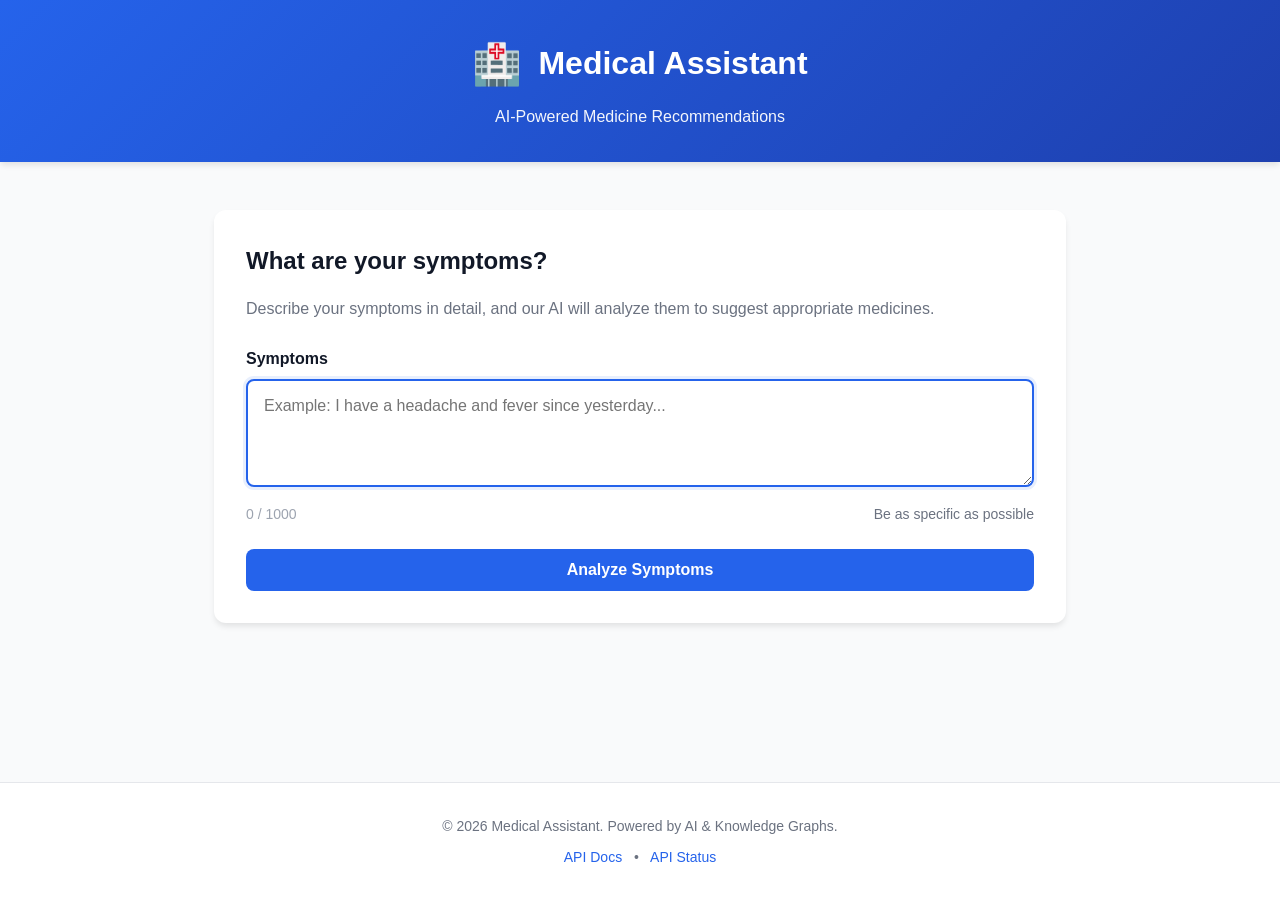
<file: static/index.html>
<!DOCTYPE html>
<html lang="en">
<head>
    <meta charset="UTF-8">
    <meta name="viewport" content="width=device-width, initial-scale=1.0">
    <meta name="description" content="AI-powered medical assistant using knowledge graphs for medicine recommendations">
    <title>Medical Assistant - AI-Powered Medicine Recommendations</title>
    <link rel="stylesheet" href="/static/css/style.css">
</head>
<body>
    <!-- Header -->
    <header class="header">
        <div class="container">
            <div class="header-content">
                <h1 class="logo">
                    <span class="logo-icon">🏥</span>
                    Medical Assistant
                </h1>
                <p class="tagline">AI-Powered Medicine Recommendations</p>
            </div>
        </div>
    </header>

    <!-- Main Content -->
    <main class="main">
        <div class="container">
            
            <!-- Input Section -->
            <section class="input-section">
                <div class="card">
                    <h2 class="section-title">What are your symptoms?</h2>
                    <p class="section-description">
                        Describe your symptoms in detail, and our AI will analyze them to suggest appropriate medicines.
                    </p>
                    
                    <form id="symptomForm" class="symptom-form">
                        <div class="form-group">
                            <label for="symptomsInput" class="form-label">Symptoms</label>
                            <textarea 
                                id="symptomsInput" 
                                class="form-input" 
                                rows="4"
                                placeholder="Example: I have a headache and fever since yesterday..."
                                required
                                minlength="3"
                                maxlength="1000"
                            ></textarea>
                            <div class="input-info">
                                <span id="charCount" class="char-count">0 / 1000</span>
                                <span class="input-hint">Be as specific as possible</span>
                            </div>
                        </div>
                        
                        <button type="submit" class="btn btn-primary" id="analyzeBtn">
                            <span class="btn-text">Analyze Symptoms</span>
                            <span class="btn-loading" style="display: none;">
                                <span class="spinner"></span>
                                Analyzing...
                            </span>
                        </button>
                    </form>
                </div>
            </section>

            <!-- Results Section -->
            <section id="resultsSection" class="results-section" style="display: none;">
                
                <!-- Analysis Results -->
                <div class="card">
                    <h2 class="section-title">AI Analysis</h2>
                    
                    <div class="analysis-content">
                        <div class="analysis-item">
                            <div class="analysis-label">Your Symptoms:</div>
                            <div id="userSymptoms" class="analysis-value"></div>
                        </div>
                        
                        <div class="analysis-item">
                            <div class="analysis-label">Identified Conditions:</div>
                            <div id="conditions" class="conditions-list"></div>
                        </div>
                        
                        <div class="analysis-item">
                            <div class="analysis-label">Confidence Level:</div>
                            <div id="confidence" class="confidence-badge"></div>
                        </div>
                        
                        <div class="analysis-item">
                            <div class="analysis-label">AI Reasoning:</div>
                            <div id="reasoning" class="analysis-value"></div>
                        </div>
                    </div>
                </div>

                <!-- Medicine Recommendations -->
                <div class="card">
                    <h2 class="section-title">Recommended Medicines</h2>
                    <div id="medicineCount" class="medicine-count"></div>
                    <div id="medicinesList" class="medicines-list"></div>
                </div>

                <!-- Disclaimer -->
                <div class="disclaimer-card">
                    <div class="disclaimer-icon">⚠️</div>
                    <div class="disclaimer-content">
                        <strong>Medical Disclaimer:</strong>
                        <p id="disclaimer"></p>
                    </div>
                </div>
            </section>

            <!-- Error Section -->
            <section id="errorSection" class="error-section" style="display: none;">
                <div class="error-card">
                    <div class="error-icon">❌</div>
                    <div class="error-content">
                        <h3>Error</h3>
                        <p id="errorMessage"></p>
                    </div>
                    <button class="btn btn-secondary" onclick="hideError()">Try Again</button>
                </div>
            </section>

        </div>
    </main>

    <!-- Footer -->
    <footer class="footer">
        <div class="container">
            <div class="footer-content">
                <p>&copy; 2026 Medical Assistant. Powered by AI & Knowledge Graphs.</p>
                <p class="footer-links">
                    <a href="/docs" target="_blank">API Docs</a>
                    <span>•</span>
                    <a href="/api/health" target="_blank">API Status</a>
                </p>
            </div>
        </div>
    </footer>

    <script src="/static/js/app.js"></script>
</body>
</html>
</file>
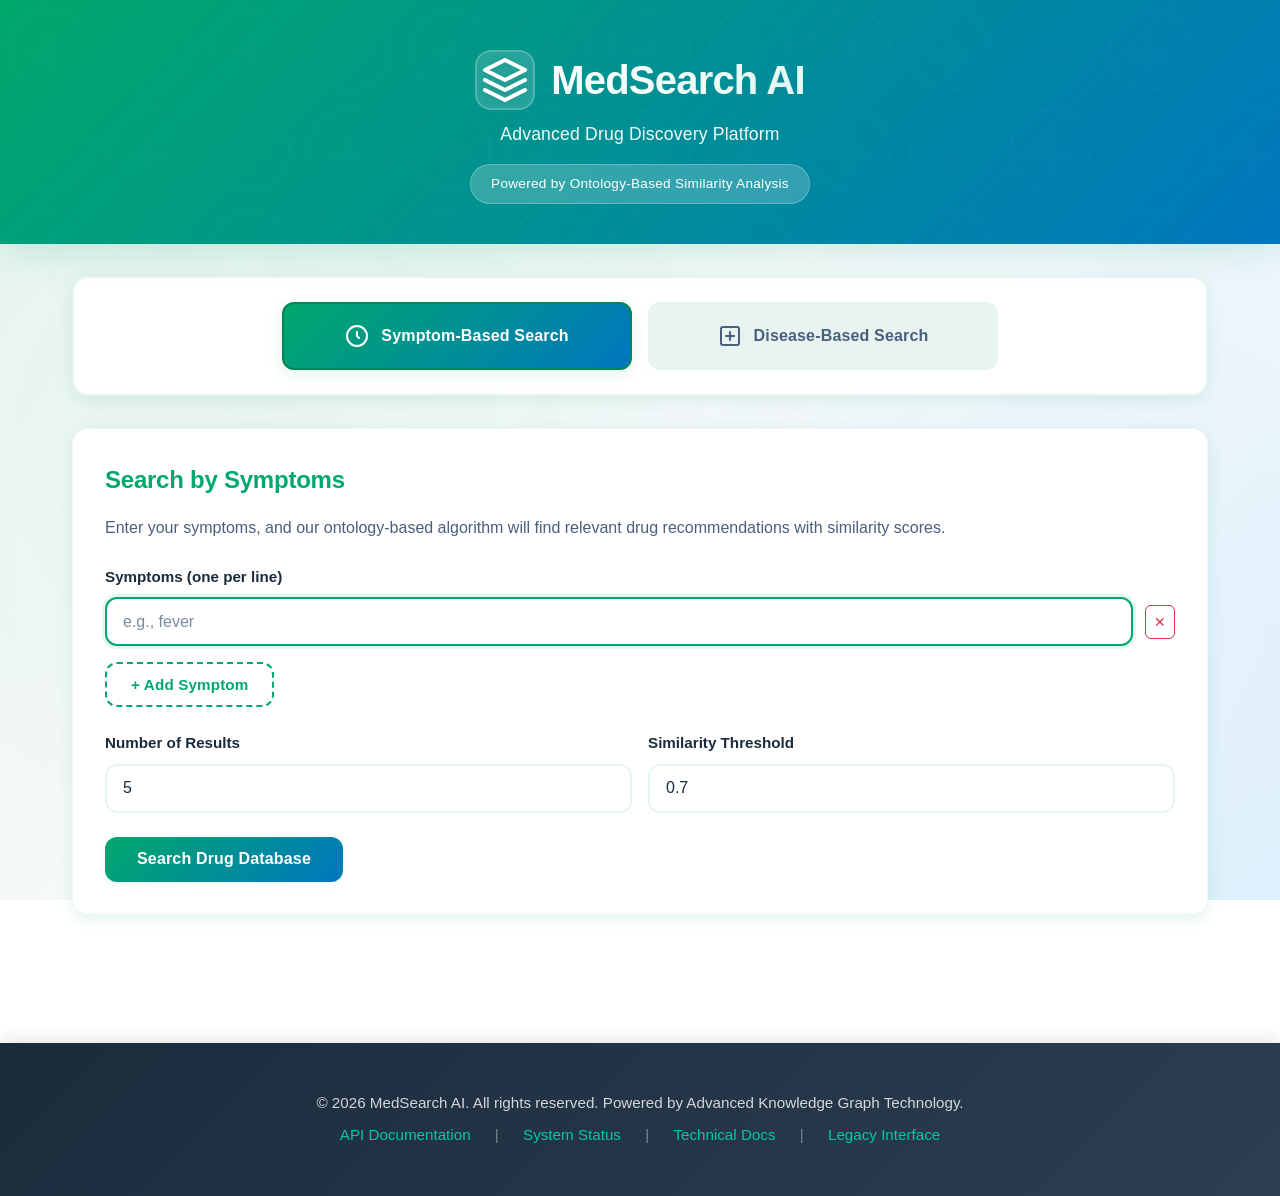
<file: static/index_v2.html>
<!DOCTYPE html>
<html lang="en">
<head>
    <meta charset="UTF-8">
    <meta name="viewport" content="width=device-width, initial-scale=1.0">
    <meta name="description" content="Advanced drug discovery platform powered by ontology-based similarity analysis">
    <title>MedSearch AI - Advanced Drug Discovery Platform</title>
    <link rel="stylesheet" href="/static/css/style_v2_professional.css">
</head>
<body>
    <!-- Header -->
    <header class="header">
        <div class="container">
            <div class="header-content">
                <h1 class="logo">
                    <span class="logo-icon">
                        <svg width="48" height="48" viewBox="0 0 24 24" fill="none" xmlns="http://www.w3.org/2000/svg">
                            <path d="M12 2L2 7L12 12L22 7L12 2Z" stroke="white" stroke-width="2" stroke-linecap="round" stroke-linejoin="round"/>
                            <path d="M2 17L12 22L22 17" stroke="white" stroke-width="2" stroke-linecap="round" stroke-linejoin="round"/>
                            <path d="M2 12L12 17L22 12" stroke="white" stroke-width="2" stroke-linecap="round" stroke-linejoin="round"/>
                        </svg>
                    </span>
                    <span class="logo-text">MedSearch AI</span>
                </h1>
                <p class="tagline">Advanced Drug Discovery Platform</p>
                <div class="version-badge">Powered by Ontology-Based Similarity Analysis</div>
            </div>
        </div>
    </header>

    <!-- Main Content -->
    <main class="main-content">
        <div class="container">
            <!-- Mode Switcher -->
            <section class="mode-section">
                <div class="card mode-card">
                    <div class="mode-tabs">
                        <button class="mode-tab active" data-mode="symptom" onclick="switchMode('symptom')">
                            <span class="tab-icon">
                                <svg width="24" height="24" viewBox="0 0 24 24" fill="none" xmlns="http://www.w3.org/2000/svg">
                                    <circle cx="12" cy="12" r="10" stroke="currentColor" stroke-width="2"/>
                                    <path d="M12 8V12L14 14" stroke="currentColor" stroke-width="2" stroke-linecap="round"/>
                                </svg>
                            </span>
                            <span class="tab-text">Symptom-Based Search</span>
                        </button>
                        <button class="mode-tab" data-mode="disease" onclick="switchMode('disease')">
                            <span class="tab-icon">
                                <svg width="24" height="24" viewBox="0 0 24 24" fill="none" xmlns="http://www.w3.org/2000/svg">
                                    <path d="M19 21H5C3.89543 21 3 20.1046 3 19V5C3 3.89543 3.89543 3 5 3H19C20.1046 3 21 3.89543 21 5V19C21 20.1046 20.1046 21 19 21Z" stroke="currentColor" stroke-width="2"/>
                                    <path d="M12 8V16M8 12H16" stroke="currentColor" stroke-width="2" stroke-linecap="round"/>
                                </svg>
                            </span>
                            <span class="tab-text">Disease-Based Search</span>
                        </button>
                    </div>
                </div>
            </section>

            <!-- Symptom Search Mode -->
            <section id="symptomMode" class="search-mode active">
                <div class="card">
                    <h2 class="section-title">Search by Symptoms</h2>
                    <p class="section-description">
                        Enter your symptoms, and our ontology-based algorithm will find relevant drug recommendations with similarity scores.
                    </p>
                    
                    <form id="symptomForm" class="search-form">
                        <div class="form-group">
                            <label class="form-label">Symptoms (one per line)</label>
                            <div id="symptomInputs" class="symptom-inputs">
                                <div class="symptom-input-row">
                                    <input type="text" class="form-input symptom-field" placeholder="e.g., fever" required>
                                    <button type="button" class="btn-icon btn-remove" onclick="removeSymptomInput(this)" title="Remove">✕</button>
                                </div>
                            </div>
                            <button type="button" class="btn btn-add" onclick="addSymptomInput()">
                                <span>+ Add Symptom</span>
                            </button>
                        </div>
                        
                        <div class="form-row">
                            <div class="form-group">
                                <label for="symptomTopK" class="form-label">Number of Results</label>
                                <input type="number" id="symptomTopK" class="form-input" value="5" min="1" max="20">
                            </div>
                            <div class="form-group">
                                <label for="symptomThreshold" class="form-label">Similarity Threshold</label>
                                <input type="number" id="symptomThreshold" class="form-input" value="0.7" min="0" max="1" step="0.1">
                            </div>
                        </div>
                        
                        <button type="submit" class="btn btn-primary" id="symptomSearchBtn">
                            <span class="btn-text">Search Drug Database</span>
                            <span class="btn-loading" style="display: none;">
                                <span class="spinner"></span>
                                Analyzing...
                            </span>
                        </button>
                    </form>
                </div>
            </section>

            <!-- Disease Search Mode -->
            <section id="diseaseMode" class="search-mode">
                <div class="card">
                    <h2 class="section-title">Search by Disease</h2>
                    <p class="section-description">
                        Enter a disease or medical condition to find drugs that treat it and similar alternatives.
                    </p>
                    
                    <form id="diseaseForm" class="search-form">
                        <div class="form-group">
                            <label for="diseaseName" class="form-label">Disease Name</label>
                            <input 
                                type="text" 
                                id="diseaseName" 
                                class="form-input" 
                                placeholder="e.g., Type 2 Diabetes, Hypertension, Asthma"
                                required
                            >
                            <span class="input-hint">Enter the common name of the disease</span>
                        </div>
                        
                        <div class="form-group">
                            <label for="diseaseId" class="form-label">Wikidata ID (Optional)</label>
                            <input 
                                type="text" 
                                id="diseaseId" 
                                class="form-input" 
                                placeholder="e.g., Q3025883 (leave blank to search by name only)"
                            >
                            <span class="input-hint">You can leave this blank - we'll search using the disease name</span>
                        </div>
                        
                        <div class="form-row">
                            <div class="form-group">
                                <label for="diseaseTopK" class="form-label">Number of Results</label>
                                <input type="number" id="diseaseTopK" class="form-input" value="5" min="1" max="20">
                            </div>
                            <div class="form-group">
                                <label for="diseaseThreshold" class="form-label">Similarity Threshold</label>
                                <input type="number" id="diseaseThreshold" class="form-input" value="0.7" min="0" max="1" step="0.1">
                            </div>
                        </div>
                        
                        <button type="submit" class="btn btn-primary" id="diseaseSearchBtn">
                            <span class="btn-text">Search Drug Database</span>
                            <span class="btn-loading" style="display: none;">
                                <span class="spinner"></span>
                                Analyzing...
                            </span>
                        </button>
                    </form>
                </div>
            </section>

            <!-- Results Section -->
            <section id="resultsSection" class="results-section" style="display: none;">
                
                <!-- Search Summary -->
                <div class="card">
                    <h2 class="section-title">Search Results</h2>
                    
                    <div class="search-summary">
                        <div class="summary-item">
                            <div class="summary-label">Query Type:</div>
                            <div id="queryType" class="summary-value"></div>
                        </div>
                        <div class="summary-item">
                            <div class="summary-label">Query Input:</div>
                            <div id="queryInput" class="summary-value"></div>
                        </div>
                        <div class="summary-item">
                            <div class="summary-label">Results Found:</div>
                            <div id="resultsCount" class="summary-value"></div>
                        </div>
                        <div class="summary-item">
                            <div class="summary-label">Execution Time:</div>
                            <div id="executionTime" class="summary-value"></div>
                        </div>
                    </div>
                </div>

                <!-- Drug Recommendations -->
                <div class="card">
                    <h2 class="section-title">Drug Recommendations</h2>
                    <div id="drugsList" class="drugs-list"></div>
                </div>

                <!-- Disclaimer -->
                <div class="disclaimer-card">
                    <div class="disclaimer-icon">
                        <svg width="32" height="32" viewBox="0 0 24 24" fill="none" xmlns="http://www.w3.org/2000/svg">
                            <path d="M12 2L2 7L12 12L22 7L12 2Z" stroke="currentColor" stroke-width="2" stroke-linecap="round" stroke-linejoin="round"/>
                            <path d="M2 17L12 22L22 17" stroke="currentColor" stroke-width="2" stroke-linecap="round" stroke-linejoin="round"/>
                            <path d="M2 12L12 17L22 12" stroke="currentColor" stroke-width="2" stroke-linecap="round" stroke-linejoin="round"/>
                        </svg>
                    </div>
                    <div class="disclaimer-content">
                        <strong>Important Notice:</strong>
                        <p>This platform provides informational drug recommendations based on advanced ontology similarity analysis. Results are generated from peer-reviewed knowledge graphs and should be used for research purposes only. Always consult with a qualified healthcare professional before making any medical decisions or taking any medication.</p>
                    </div>
                </div>
            </section>

            <!-- Error Section -->
            <section id="errorSection" class="error-section" style="display: none;">
                <div class="error-card">
                    <div class="error-icon">
                        <svg width="48" height="48" viewBox="0 0 24 24" fill="none" xmlns="http://www.w3.org/2000/svg">
                            <circle cx="12" cy="12" r="10" stroke="currentColor" stroke-width="2"/>
                            <path d="M12 8V12" stroke="currentColor" stroke-width="2" stroke-linecap="round"/>
                            <circle cx="12" cy="16" r="1" fill="currentColor"/>
                        </svg>
                    </div>
                    <div class="error-content">
                        <h3>Request Failed</h3>
                        <p id="errorMessage"></p>
                    </div>
                    <button class="btn btn-secondary" onclick="hideError()">Try Again</button>
                </div>
            </section>

            <!-- Loading Overlay -->
            <div id="loadingOverlay" class="loading-overlay" style="display: none;">
                <div class="loading-card">
                    <div class="loading-spinner"></div>
                    <h3>Processing Your Request</h3>
                    <p>Analyzing knowledge graphs and computing similarity scores...</p>
                    <p style="margin-top: 1rem; color: #6b7280; font-size: 0.9rem;">This may take 30-60 seconds</p>
                </div>
            </div>
        </div>
    </main>

    <!-- Footer -->
    <footer class="footer">
        <div class="container">
            <div class="footer-content">
                <p>&copy; 2026 MedSearch AI. All rights reserved. Powered by Advanced Knowledge Graph Technology.</p>
                <p class="footer-links">
                    <a href="/api/v2/" target="_blank">API Documentation</a>
                    <span>|</span>
                    <a href="/api/v2/health" target="_blank">System Status</a>
                    <span>|</span>
                    <a href="/docs" target="_blank">Technical Docs</a>
                    <span>|</span>
                    <a href="/static/index.html">Legacy Interface</a>
                </p>
            </div>
        </div>
    </footer>

    <script src="/static/js/app_v2.js"></script>
</body>
</html>
</file>
<file: static/css/style.css>
/* ====================================
   Medical Assistant - Styles
   ==================================== */

/* CSS Variables */
:root {
    /* Colors */
    --primary-color: #2563eb;
    --primary-dark: #1e40af;
    --primary-light: #3b82f6;
    --secondary-color: #10b981;
    --accent-color: #f59e0b;
    --danger-color: #ef4444;
    
    /* Backgrounds */
    --bg-primary: #ffffff;
    --bg-secondary: #f9fafb;
    --bg-tertiary: #f3f4f6;
    --bg-card: #ffffff;
    
    /* Text */
    --text-primary: #111827;
    --text-secondary: #6b7280;
    --text-tertiary: #9ca3af;
    
    /* Borders */
    --border-color: #e5e7eb;
    --border-radius: 8px;
    --border-radius-lg: 12px;
    
    /* Shadows */
    --shadow-sm: 0 1px 2px 0 rgba(0, 0, 0, 0.05);
    --shadow-md: 0 4px 6px -1px rgba(0, 0, 0, 0.1);
    --shadow-lg: 0 10px 15px -3px rgba(0, 0, 0, 0.1);
    
    /* Spacing */
    --spacing-xs: 0.5rem;
    --spacing-sm: 1rem;
    --spacing-md: 1.5rem;
    --spacing-lg: 2rem;
    --spacing-xl: 3rem;
}

/* Reset & Base Styles */
* {
    margin: 0;
    padding: 0;
    box-sizing: border-box;
}

body {
    font-family: -apple-system, BlinkMacSystemFont, 'Segoe UI', Roboto, 'Helvetica Neue', Arial, sans-serif;
    background-color: var(--bg-secondary);
    color: var(--text-primary);
    line-height: 1.6;
    min-height: 100vh;
    display: flex;
    flex-direction: column;
}

/* Container */
.container {
    max-width: 900px;
    margin: 0 auto;
    padding: 0 var(--spacing-md);
    width: 100%;
}

/* Header */
.header {
    background: linear-gradient(135deg, var(--primary-color) 0%, var(--primary-dark) 100%);
    color: white;
    padding: var(--spacing-lg) 0;
    box-shadow: var(--shadow-md);
}

.header-content {
    text-align: center;
}

.logo {
    font-size: 2rem;
    font-weight: 700;
    margin-bottom: var(--spacing-xs);
    display: flex;
    align-items: center;
    justify-content: center;
    gap: var(--spacing-sm);
}

.logo-icon {
    font-size: 2.5rem;
}

.tagline {
    font-size: 1rem;
    opacity: 0.95;
    font-weight: 400;
}

/* Main Content */
.main {
    flex: 1;
    padding: var(--spacing-xl) 0;
}

/* Card */
.card {
    background: var(--bg-card);
    border-radius: var(--border-radius-lg);
    box-shadow: var(--shadow-md);
    padding: var(--spacing-lg);
    margin-bottom: var(--spacing-lg);
}

.section-title {
    font-size: 1.5rem;
    font-weight: 700;
    margin-bottom: var(--spacing-sm);
    color: var(--text-primary);
}

.section-description {
    color: var(--text-secondary);
    margin-bottom: var(--spacing-md);
}

/* Form */
.symptom-form {
    margin-top: var(--spacing-md);
}

.form-group {
    margin-bottom: var(--spacing-md);
}

.form-label {
    display: block;
    font-weight: 600;
    margin-bottom: var(--spacing-xs);
    color: var(--text-primary);
}

.form-input {
    width: 100%;
    padding: var(--spacing-sm);
    border: 2px solid var(--border-color);
    border-radius: var(--border-radius);
    font-size: 1rem;
    font-family: inherit;
    transition: border-color 0.2s, box-shadow 0.2s;
    resize: vertical;
}

.form-input:focus {
    outline: none;
    border-color: var(--primary-color);
    box-shadow: 0 0 0 3px rgba(37, 99, 235, 0.1);
}

.input-info {
    display: flex;
    justify-content: space-between;
    margin-top: var(--spacing-xs);
    font-size: 0.875rem;
}

.char-count {
    color: var(--text-tertiary);
}

.input-hint {
    color: var(--text-secondary);
}

/* Buttons */
.btn {
    display: inline-flex;
    align-items: center;
    justify-content: center;
    padding: 0.75rem 1.5rem;
    font-size: 1rem;
    font-weight: 600;
    border: none;
    border-radius: var(--border-radius);
    cursor: pointer;
    transition: all 0.2s;
    text-decoration: none;
    gap: var(--spacing-xs);
}

.btn-primary {
    background: var(--primary-color);
    color: white;
    width: 100%;
}

.btn-primary:hover:not(:disabled) {
    background: var(--primary-dark);
    transform: translateY(-1px);
    box-shadow: var(--shadow-md);
}

.btn-primary:disabled {
    opacity: 0.6;
    cursor: not-allowed;
}

.btn-secondary {
    background: var(--bg-tertiary);
    color: var(--text-primary);
}

.btn-secondary:hover {
    background: var(--border-color);
}

.btn-loading {
    display: flex;
    align-items: center;
    gap: var(--spacing-xs);
}

/* Spinner */
.spinner {
    display: inline-block;
    width: 16px;
    height: 16px;
    border: 2px solid rgba(255, 255, 255, 0.3);
    border-top-color: white;
    border-radius: 50%;
    animation: spin 0.6s linear infinite;
}

@keyframes spin {
    to { transform: rotate(360deg); }
}

/* Results Section */
.results-section {
    animation: fadeIn 0.4s ease-in;
}

@keyframes fadeIn {
    from {
        opacity: 0;
        transform: translateY(20px);
    }
    to {
        opacity: 1;
        transform: translateY(0);
    }
}

/* Analysis */
.analysis-content {
    display: flex;
    flex-direction: column;
    gap: var(--spacing-md);
}

.analysis-item {
    display: flex;
    flex-direction: column;
    gap: var(--spacing-xs);
}

.analysis-label {
    font-weight: 600;
    color: var(--text-secondary);
    font-size: 0.875rem;
    text-transform: uppercase;
    letter-spacing: 0.05em;
}

.analysis-value {
    font-size: 1rem;
    color: var(--text-primary);
    line-height: 1.6;
}

/* Conditions */
.conditions-list {
    display: flex;
    flex-wrap: wrap;
    gap: var(--spacing-xs);
}

.condition-tag {
    display: inline-block;
    padding: 0.5rem 1rem;
    background: var(--primary-light);
    color: white;
    border-radius: 20px;
    font-size: 0.875rem;
    font-weight: 600;
}

/* Confidence Badge */
.confidence-badge {
    display: inline-block;
    padding: 0.5rem 1rem;
    border-radius: var(--border-radius);
    font-weight: 600;
    font-size: 0.875rem;
    text-transform: uppercase;
}

.confidence-high {
    background: #d1fae5;
    color: #065f46;
}

.confidence-medium {
    background: #fef3c7;
    color: #92400e;
}

.confidence-low {
    background: #fee2e2;
    color: #991b1b;
}

/* Medicines */
.medicine-count {
    color: var(--text-secondary);
    margin-bottom: var(--spacing-md);
    font-size: 0.875rem;
}

.medicines-list {
    display: grid;
    gap: var(--spacing-md);
}

.medicine-card {
    border: 2px solid var(--border-color);
    border-radius: var(--border-radius);
    padding: var(--spacing-md);
    transition: all 0.2s;
}

.medicine-card:hover {
    border-color: var(--primary-color);
    box-shadow: var(--shadow-sm);
}

.medicine-header {
    display: flex;
    justify-content: space-between;
    align-items: start;
    margin-bottom: var(--spacing-sm);
}

.medicine-name {
    font-size: 1.25rem;
    font-weight: 700;
    color: var(--primary-color);
}

.medicine-id {
    font-size: 0.75rem;
    color: var(--text-tertiary);
    font-family: 'Courier New', monospace;
}

.medicine-description {
    color: var(--text-secondary);
    margin-bottom: var(--spacing-sm);
}

.medicine-details {
    display: grid;
    gap: var(--spacing-xs);
    margin-top: var(--spacing-sm);
    padding-top: var(--spacing-sm);
    border-top: 1px solid var(--border-color);
}

.medicine-detail {
    display: flex;
    gap: var(--spacing-xs);
    font-size: 0.875rem;
}

.detail-label {
    font-weight: 600;
    color: var(--text-secondary);
    min-width: 140px;
}

.detail-value {
    color: var(--text-primary);
}

.medicine-conditions {
    display: flex;
    flex-wrap: wrap;
    gap: var(--spacing-xs);
}

.medicine-condition-tag {
    padding: 0.25rem 0.75rem;
    background: var(--bg-tertiary);
    border-radius: 12px;
    font-size: 0.75rem;
    color: var(--text-primary);
}

/* Disclaimer */
.disclaimer-card {
    background: #fef3c7;
    border: 2px solid #f59e0b;
    border-radius: var(--border-radius);
    padding: var(--spacing-md);
    display: flex;
    gap: var(--spacing-md);
    margin-bottom: var(--spacing-lg);
}

.disclaimer-icon {
    font-size: 2rem;
    flex-shrink: 0;
}

.disclaimer-content {
    flex: 1;
}

.disclaimer-content strong {
    display: block;
    margin-bottom: var(--spacing-xs);
    color: #92400e;
}

.disclaimer-content p {
    color: #78350f;
    font-size: 0.875rem;
    margin: 0;
}

/* Error */
.error-card {
    background: white;
    border: 2px solid var(--danger-color);
    border-radius: var(--border-radius);
    padding: var(--spacing-lg);
    text-align: center;
}

.error-icon {
    font-size: 3rem;
    margin-bottom: var(--spacing-sm);
}

.error-content h3 {
    color: var(--danger-color);
    margin-bottom: var(--spacing-sm);
}

.error-content p {
    color: var(--text-secondary);
    margin-bottom: var(--spacing-md);
}

/* Footer */
.footer {
    background: var(--bg-card);
    border-top: 1px solid var(--border-color);
    padding: var(--spacing-lg) 0;
    margin-top: auto;
}

.footer-content {
    text-align: center;
    color: var(--text-secondary);
    font-size: 0.875rem;
}

.footer-links {
    margin-top: var(--spacing-xs);
}

.footer-links a {
    color: var(--primary-color);
    text-decoration: none;
}

.footer-links a:hover {
    text-decoration: underline;
}

.footer-links span {
    margin: 0 var(--spacing-xs);
}

/* Responsive */
@media (max-width: 768px) {
    .logo {
        font-size: 1.5rem;
    }
    
    .section-title {
        font-size: 1.25rem;
    }
    
    .medicine-header {
        flex-direction: column;
        gap: var(--spacing-xs);
    }
    
    .disclaimer-card {
        flex-direction: column;
        text-align: center;
    }
}
</file>
<file: static/css/style_v2_professional.css>
/* ====================================
   MedSearch AI - Professional Styles
   Advanced Drug Discovery Platform
   ==================================== */

/* ============================================
   CSS Variables & Theme
   ============================================ */
:root {
    /* Professional Pharmacy Color Palette */
    --primary-color: #00a86b;          /* Medical Green */
    --primary-dark: #008555;
    --primary-light: #2bc48a;
    --secondary-color: #0077be;        /* Healthcare Blue */
    --secondary-dark: #005a94;
    --accent-color: #00c9a7;           /* Teal Accent */
    
    /* Neutral Colors */
    --background-primary: #f8fafb;
    --background-secondary: #ffffff;
    --background-tertiary: #e8f4f0;
    
    /* Text Colors */
    --text-primary: #1a2b3c;
    --text-secondary: #4a5f7f;
    --text-muted: #7a8a9e;
    --text-light: #ffffff;
    
    /* Status Colors */
    --success-color: #28a745;
    --warning-color: #ffc107;
    --error-color: #dc3545;
    --info-color: #17a2b8;
    
    /* Shadows & Effects */
    --shadow-sm: 0 2px 8px rgba(0, 168, 107, 0.08);
    --shadow-md: 0 4px 16px rgba(0, 168, 107, 0.12);
    --shadow-lg: 0 8px 32px rgba(0, 168, 107, 0.16);
    --shadow-xl: 0 12px 48px rgba(0, 168, 107, 0.20);
    
    /* Border Radius */
    --radius-sm: 6px;
    --radius-md: 12px;
    --radius-lg: 16px;
    --radius-xl: 24px;
    
    /* Transitions */
    --transition-fast: 0.2s ease;
    --transition-normal: 0.3s ease;
    --transition-slow: 0.5s ease;
    
    /* Typography */
    --font-primary: -apple-system, BlinkMacSystemFont, 'Segoe UI', 'Roboto', 'Oxygen', 'Ubuntu', 'Cantarell', sans-serif;
    --font-heading: 'Inter', -apple-system, BlinkMacSystemFont, sans-serif;
}

/* ============================================
   Base Styles & Reset
   ============================================ */
* {
    margin: 0;
    padding: 0;
    box-sizing: border-box;
}

body {
    font-family: var(--font-primary);
    background: linear-gradient(135deg, #e8f4f0 0%, #f8fafb 50%, #e3f2fd 100%);
    background-attachment: fixed;
    color: var(--text-primary);
    line-height: 1.6;
    min-height: 100vh;
    position: relative;
}

/* Pharmacy Background Pattern */
body::before {
    content: '';
    position: fixed;
    top: 0;
    left: 0;
    width: 100%;
    height: 100%;
    background-image: 
        radial-gradient(circle at 20% 50%, rgba(0, 168, 107, 0.03) 0%, transparent 50%),
        radial-gradient(circle at 80% 80%, rgba(0, 119, 190, 0.03) 0%, transparent 50%),
        radial-gradient(circle at 40% 20%, rgba(0, 201, 167, 0.02) 0%, transparent 50%);
    pointer-events: none;
    z-index: -1;
}

/* ============================================
   Container
   ============================================ */
.container {
    max-width: 1200px;
    margin: 0 auto;
    padding: 0 2rem;
    width: 100%;
}

/* ============================================
   Header Styling
   ============================================ */
.header {
    background: linear-gradient(135deg, var(--primary-color) 0%, var(--secondary-color) 100%);
    color: var(--text-light);
    padding: 3rem 0 2.5rem;
    box-shadow: var(--shadow-lg);
    position: relative;
    overflow: hidden;
}

.header::before {
    content: '';
    position: absolute;
    top: 0;
    left: 0;
    right: 0;
    bottom: 0;
    background: url('data:image/svg+xml,<svg width="100" height="100" xmlns="http://www.w3.org/2000/svg"><circle cx="50" cy="50" r="40" fill="none" stroke="rgba(255,255,255,0.05)" stroke-width="2"/><path d="M30 50 L45 50 L45 35 L55 35 L55 50 L70 50 L70 60 L55 60 L55 75 L45 75 L45 60 L30 60 Z" fill="rgba(255,255,255,0.03)"/></svg>') repeat;
    opacity: 0.3;
    pointer-events: none;
}

.header-content {
    text-align: center;
    position: relative;
    z-index: 1;
}

.logo {
    font-size: 2.5rem;
    font-weight: 700;
    font-family: var(--font-heading);
    margin-bottom: 0.5rem;
    display: flex;
    align-items: center;
    justify-content: center;
    gap: 1rem;
    letter-spacing: -0.02em;
}

.logo-icon {
    display: inline-flex;
    align-items: center;
    justify-content: center;
    width: 60px;
    height: 60px;
    background: rgba(255, 255, 255, 0.15);
    border-radius: var(--radius-lg);
    backdrop-filter: blur(10px);
    border: 2px solid rgba(255, 255, 255, 0.2);
}

.logo-icon svg {
    filter: drop-shadow(0 2px 4px rgba(0, 0, 0, 0.1));
}

.logo-text {
    background: linear-gradient(135deg, #ffffff 0%, #e0f8f0 100%);
    -webkit-background-clip: text;
    -webkit-text-fill-color: transparent;
    background-clip: text;
}

.tagline {
    font-size: 1.1rem;
    opacity: 0.95;
    margin-bottom: 1rem;
    font-weight: 400;
    letter-spacing: 0.01em;
}

.version-badge {
    display: inline-block;
    background: rgba(255, 255, 255, 0.2);
    padding: 0.5rem 1.25rem;
    border-radius: var(--radius-xl);
    font-size: 0.85rem;
    font-weight: 500;
    backdrop-filter: blur(10px);
    border: 1px solid rgba(255, 255, 255, 0.25);
    letter-spacing: 0.02em;
}

/* ============================================
   Main Content
   ============================================ */
.main-content {
    flex: 1;
    padding: 2rem 0;
}

/* ============================================
   Card Styles
   ============================================ */
.card {
    background: var(--background-secondary);
    border-radius: var(--radius-lg);
    padding: 2rem;
    box-shadow: var(--shadow-md);
    margin-bottom: 2rem;
    transition: transform var(--transition-normal), box-shadow var(--transition-normal);
    border: 1px solid rgba(0, 168, 107, 0.08);
}

.card:hover {
    transform: translateY(-2px);
    box-shadow: var(--shadow-lg);
}

.card-header {
    border-bottom: 2px solid var(--background-tertiary);
    padding-bottom: 1rem;
    margin-bottom: 1.5rem;
}

.card-title {
    font-size: 1.5rem;
    font-weight: 600;
    color: var(--primary-color);
    font-family: var(--font-heading);
    letter-spacing: -0.01em;
}

.section-title {
    font-size: 1.5rem;
    font-weight: 600;
    color: var(--primary-color);
    margin-bottom: 1rem;
    font-family: var(--font-heading);
    letter-spacing: -0.01em;
}

.section-description {
    color: var(--text-secondary);
    margin-bottom: 1.5rem;
    line-height: 1.6;
}

.search-form {
    margin-top: 1.5rem;
}

.search-mode {
    display: none;
}

.search-mode.active {
    display: block;
}

/* ============================================
   Mode Tabs
   ============================================ */
.mode-section {
    margin-bottom: 2rem;
}

.mode-card {
    padding: 1.5rem;
    background: var(--background-secondary);
    border: 2px solid var(--background-tertiary);
}

.mode-tabs {
    display: flex;
    gap: 1rem;
    justify-content: center;
    flex-wrap: wrap;
}

.mode-tab {
    flex: 1;
    min-width: 200px;
    max-width: 350px;
    padding: 1.25rem 2rem;
    background: var(--background-tertiary);
    border: 2px solid transparent;
    border-radius: var(--radius-md);
    cursor: pointer;
    transition: all var(--transition-normal);
    font-size: 1rem;
    font-weight: 500;
    color: var(--text-secondary);
    display: flex;
    align-items: center;
    justify-content: center;
    gap: 0.75rem;
}

.mode-tab:hover {
    background: rgba(0, 168, 107, 0.05);
    border-color: var(--primary-light);
    transform: translateY(-2px);
    box-shadow: var(--shadow-sm);
}

.mode-tab.active {
    background: linear-gradient(135deg, var(--primary-color), var(--secondary-color));
    color: var(--text-light);
    border-color: var(--primary-dark);
    box-shadow: var(--shadow-md);
}

.mode-tab.active:hover {
    transform: translateY(-2px);
    box-shadow: var(--shadow-lg);
}

.tab-icon {
    display: inline-flex;
    font-size: 1.5rem;
    transition: transform var(--transition-fast);
}

.mode-tab:hover .tab-icon {
    transform: scale(1.1);
}

.tab-text {
    font-weight: 600;
    letter-spacing: 0.01em;
}

/* ============================================
   Form Elements
   ============================================ */
.form-group {
    margin-bottom: 1.5rem;
}

.form-label {
    display: block;
    margin-bottom: 0.5rem;
    font-weight: 600;
    color: var(--text-primary);
    font-size: 0.95rem;
}

.form-input,
.form-select {
    width: 100%;
    padding: 0.85rem 1rem;
    border: 2px solid var(--background-tertiary);
    border-radius: var(--radius-md);
    font-size: 1rem;
    font-family: var(--font-primary);
    transition: all var(--transition-fast);
    background: var(--background-secondary);
    color: var(--text-primary);
}

.form-input:focus,
.form-select:focus {
    outline: none;
    border-color: var(--primary-color);
    box-shadow: 0 0 0 3px rgba(0, 168, 107, 0.1);
}

.form-input::placeholder {
    color: var(--text-muted);
}

.form-row {
    display: grid;
    grid-template-columns: 1fr 1fr;
    gap: 1rem;
}

.symptom-input-group {
    display: flex;
    gap: 0.75rem;
    align-items: flex-end;
    margin-bottom: 1rem;
}

.symptom-input-group .form-group {
    flex: 1;
    margin-bottom: 0;
}

.symptom-inputs {
    margin-bottom: 1rem;
}

.symptom-input-row {
    display: flex;
    gap: 0.75rem;
    align-items: center;
    margin-bottom: 0.75rem;
}

.symptom-input-row .form-input {
    flex: 1;
}

.symptom-field {
    width: 100%;
}

.btn-icon {
    padding: 0.5rem;
    border: none;
    background: transparent;
    cursor: pointer;
    border-radius: var(--radius-sm);
    transition: all var(--transition-fast);
}

.input-hint {
    display: block;
    font-size: 0.85rem;
    color: var(--text-muted);
    margin-top: 0.5rem;
    font-style: italic;
}

.search-summary {
    display: grid;
    grid-template-columns: repeat(auto-fit, minmax(200px, 1fr));
    gap: 1.5rem;
    padding: 1.5rem;
    background: var(--background-tertiary);
    border-radius: var(--radius-md);
    margin-bottom: 1.5rem;
}

.summary-item {
    text-align: center;
}

.summary-label {
    font-size: 0.85rem;
    color: var(--text-muted);
    margin-bottom: 0.5rem;
    text-transform: uppercase;
    letter-spacing: 0.05em;
    font-weight: 600;
}

.summary-value {
    font-size: 1.1rem;
    color: var(--text-primary);
    font-weight: 600;
}

.drugs-list {
    display: grid;
    grid-template-columns: repeat(auto-fill, minmax(300px, 1fr));
    gap: 1.5rem;
}

/* ============================================
   Buttons
   ============================================ */
.btn {
    padding: 0.85rem 2rem;
    border: none;
    border-radius: var(--radius-md);
    font-size: 1rem;
    font-weight: 600;
    cursor: pointer;
    transition: all var(--transition-normal);
    display: inline-flex;
    align-items: center;
    justify-content: center;
    gap: 0.5rem;
    font-family: var(--font-primary);
    letter-spacing: 0.01em;
}

.btn-primary {
    background: linear-gradient(135deg, var(--primary-color), var(--secondary-color));
    color: var(--text-light);
    box-shadow: var(--shadow-sm);
}

.btn-primary:hover:not(:disabled) {
    background: linear-gradient(135deg, var(--primary-dark), var(--secondary-dark));
    box-shadow: var(--shadow-md);
    transform: translateY(-2px);
}

.btn-primary:active:not(:disabled) {
    transform: translateY(0);
    box-shadow: var(--shadow-sm);
}

.btn-primary:disabled {
    background: linear-gradient(135deg, #95a5a6, #7f8c8d);
    cursor: not-allowed;
    opacity: 0.6;
}

.btn-secondary {
    background: var(--background-tertiary);
    color: var(--primary-color);
    border: 2px solid var(--primary-light);
}

.btn-secondary:hover {
    background: var(--primary-color);
    color: var(--text-light);
    border-color: var(--primary-dark);
}

.btn-remove {
    background: transparent;
    color: var(--error-color);
    padding: 0.5rem;
    border: 1px solid var(--error-color);
    border-radius: var(--radius-sm);
    font-size: 0.9rem;
}

.btn-remove:hover {
    background: var(--error-color);
    color: var(--text-light);
}

.btn-add {
    background: transparent;
    color: var(--primary-color);
    padding: 0.75rem 1.5rem;
    border: 2px dashed var(--primary-color);
    border-radius: var(--radius-md);
    font-size: 0.95rem;
}

.btn-add:hover {
    background: var(--primary-color);
    color: var(--text-light);
    border-style: solid;
}

.btn-loading,
.btn-text {
    display: inline-flex;
    align-items: center;
    gap: 0.5rem;
}

/* ============================================
   Spinner
   ============================================ */
.spinner {
    display: inline-block;
    width: 16px;
    height: 16px;
    border: 2px solid rgba(255, 255, 255, 0.3);
    border-top-color: var(--text-light);
    border-radius: 50%;
    animation: spin 0.8s linear infinite;
}

@keyframes spin {
    to {
        transform: rotate(360deg);
    }
}

/* ============================================
   Loading State
   ============================================ */
.loading-overlay {
    position: fixed;
    top: 0;
    left: 0;
    right: 0;
    bottom: 0;
    background: rgba(248, 250, 251, 0.95);
    backdrop-filter: blur(8px);
    display: flex;
    align-items: center;
    justify-content: center;
    z-index: 9999;
}

.loading-card {
    background: var(--background-secondary);
    padding: 3rem;
    border-radius: var(--radius-lg);
    box-shadow: var(--shadow-xl);
    text-align: center;
    max-width: 400px;
    border: 2px solid var(--background-tertiary);
}

.loading-spinner {
    width: 60px;
    height: 60px;
    border: 4px solid var(--background-tertiary);
    border-top-color: var(--primary-color);
    border-radius: 50%;
    animation: spin 1s linear infinite;
    margin: 0 auto 1.5rem;
}

.loading-card h3 {
    color: var(--primary-color);
    margin-bottom: 0.75rem;
    font-size: 1.5rem;
    font-weight: 600;
}

.loading-card p {
    color: var(--text-secondary);
    font-size: 0.95rem;
    line-height: 1.6;
}

/* ============================================
   Results Section
   ============================================ */
.results-section {
    margin-top: 2rem;
}

.results-header {
    display: flex;
    justify-content: space-between;
    align-items: center;
    margin-bottom: 1.5rem;
    padding-bottom: 1rem;
    border-bottom: 2px solid var(--background-tertiary);
}

.results-header h2 {
    color: var(--primary-color);
    font-size: 1.75rem;
    font-weight: 600;
}

.results-count {
    background: var(--background-tertiary);
    padding: 0.5rem 1rem;
    border-radius: var(--radius-md);
    font-weight: 600;
    color: var(--text-secondary);
}

.results-grid {
    display: grid;
    grid-template-columns: repeat(auto-fill, minmax(300px, 1fr));
    gap: 1.5rem;
}

/* ============================================
   Drug Card
   ============================================ */
.drug-card {
    background: var(--background-secondary);
    border: 2px solid var(--background-tertiary);
    border-radius: var(--radius-lg);
    padding: 1.75rem;
    transition: all var(--transition-normal);
    position: relative;
    overflow: hidden;
}

.drug-card::before {
    content: '';
    position: absolute;
    top: 0;
    left: 0;
    right: 0;
    height: 4px;
    background: linear-gradient(90deg, var(--primary-color), var(--secondary-color));
    opacity: 0;
    transition: opacity var(--transition-normal);
}

.drug-card:hover {
    transform: translateY(-4px);
    box-shadow: var(--shadow-lg);
    border-color: var(--primary-light);
}

.drug-card:hover::before {
    opacity: 1;
}

.drug-header {
    margin-bottom: 1.25rem;
}

.drug-title {
    font-size: 1.25rem;
    font-weight: 700;
    color: var(--text-primary);
    margin-bottom: 0.5rem;
    line-height: 1.3;
}

.drug-id {
    font-size: 0.85rem;
    color: var(--text-muted);
    font-family: monospace;
    background: var(--background-tertiary);
    padding: 0.25rem 0.5rem;
    border-radius: var(--radius-sm);
    display: inline-block;
}

/* Score Badges */
.drug-score {
    display: inline-flex;
    align-items: center;
    gap: 0.5rem;
    padding: 0.5rem 1rem;
    border-radius: var(--radius-md);
    font-weight: 600;
    font-size: 0.95rem;
    letter-spacing: 0.02em;
    margin-bottom: 1rem;
}

.score-high {
    background: linear-gradient(135deg, #28a745, #20c997);
    color: white;
}

.score-medium {
    background: linear-gradient(135deg, #ffc107, #fd7e14);
    color: white;
}

.score-low {
    background: linear-gradient(135deg, #6c757d, #495057);
    color: white;
}

/* Drug Details */
.drug-details {
    margin-top: 1rem;
}

.detail-row {
    display: flex;
    justify-content: space-between;
    padding: 0.75rem 0;
    border-bottom: 1px solid var(--background-tertiary);
}

.detail-row:last-child {
    border-bottom: none;
}

.detail-label {
    font-weight: 600;
    color: var(--text-secondary);
    font-size: 0.9rem;
}

.detail-value {
    color: var(--text-primary);
    font-weight: 500;
}

/* Explanation */
.drug-explanation {
    margin-top: 1rem;
    padding: 1rem;
    background: var(--background-tertiary);
    border-radius: var(--radius-md);
    border-left: 3px solid var(--primary-color);
}

.drug-explanation strong {
    display: block;
    color: var(--primary-color);
    margin-bottom: 0.5rem;
    font-size: 0.9rem;
}

.drug-explanation p {
    color: var(--text-secondary);
    font-size: 0.9rem;
    line-height: 1.6;
}

/* ============================================
   Disclaimer
   ============================================ */
.disclaimer-card {
    background: linear-gradient(135deg, rgba(0, 168, 107, 0.05), rgba(0, 119, 190, 0.05));
    border-left: 4px solid var(--primary-color);
    padding: 1.5rem;
    border-radius: var(--radius-md);
    display: flex;
    gap: 1.25rem;
    align-items: flex-start;
    margin-top: 2rem;
    border: 1px solid rgba(0, 168, 107, 0.15);
}

.disclaimer-icon {
    font-size: 2rem;
    flex-shrink: 0;
    color: var(--primary-color);
    display: flex;
    align-items: center;
    justify-content: center;
}

.disclaimer-content {
    flex: 1;
    color: var(--text-secondary);
}

.disclaimer-content strong {
    color: var(--primary-color);
    display: block;
    margin-bottom: 0.5rem;
    font-size: 1.05rem;
}

.disclaimer-content p {
    margin: 0;
    line-height: 1.6;
    font-size: 0.95rem;
}

/* ============================================
   Error Card
   ============================================ */
.error-section {
    margin: 2rem 0;
}

.error-card {
    background: linear-gradient(135deg, rgba(220, 53, 69, 0.05), rgba(255, 255, 255, 0.95));
    border: 2px solid var(--error-color);
    border-radius: var(--radius-lg);
    padding: 2.5rem;
    text-align: center;
    box-shadow: var(--shadow-md);
}

.error-icon {
    font-size: 3.5rem;
    margin-bottom: 1rem;
    color: var(--error-color);
    display: flex;
    justify-content: center;
}

.error-content h3 {
    color: var(--error-color);
    margin-bottom: 1rem;
    font-size: 1.5rem;
    font-weight: 600;
}

.error-content p {
    color: var(--text-secondary);
    margin-bottom: 1.5rem;
    line-height: 1.6;
}

/* ============================================
   Execution Time Badge
   ============================================ */
.execution-time {
    display: inline-flex;
    align-items: center;
    gap: 0.5rem;
    background: var(--background-tertiary);
    padding: 0.5rem 1rem;
    border-radius: var(--radius-md);
    font-size: 0.9rem;
    color: var(--text-secondary);
}

.execution-time strong {
    color: var(--primary-color);
}

/* ============================================
   Footer
   ============================================ */
.footer {
    background: linear-gradient(135deg, #1a2b3c 0%, #2c3e50 100%);
    color: rgba(255, 255, 255, 0.8);
    padding: 2.5rem 0;
    margin-top: 4rem;
    box-shadow: 0 -4px 16px rgba(0, 0, 0, 0.1);
}

.footer-content {
    text-align: center;
}

.footer-content p {
    margin: 0.5rem 0;
    font-size: 0.95rem;
}

.footer-links {
    margin-top: 1rem;
}

.footer-links a {
    color: var(--accent-color);
    text-decoration: none;
    margin: 0 0.75rem;
    transition: color var(--transition-fast);
    font-weight: 500;
}

.footer-links a:hover {
    color: var(--primary-light);
    text-decoration: underline;
}

.footer-links span {
    color: rgba(255, 255, 255, 0.4);
    margin: 0 0.5rem;
}

/* ============================================
   Responsive Design
   ============================================ */
@media (max-width: 768px) {
    .container {
        padding: 0 1rem;
    }

    .logo {
        font-size: 1.75rem;
        flex-direction: column;
        gap: 0.5rem;
    }

    .logo-icon {
        width: 50px;
        height: 50px;
    }

    .tagline {
        font-size: 0.95rem;
    }

    .mode-tabs {
        flex-direction: column;
    }

    .mode-tab {
        max-width: 100%;
    }

    .form-row {
        grid-template-columns: 1fr;
    }

    .results-grid {
        grid-template-columns: 1fr;
    }

    .results-header {
        flex-direction: column;
        align-items: flex-start;
        gap: 1rem;
    }

    .card {
        padding: 1.5rem;
    }
}

/* ============================================
   Utility Classes
   ============================================ */
.hidden {
    display: none !important;
}

.text-center {
    text-align: center;
}

.text-muted {
    color: var(--text-muted);
}

.mt-1 { margin-top: 0.5rem; }
.mt-2 { margin-top: 1rem; }
.mt-3 { margin-top: 1.5rem; }
.mt-4 { margin-top: 2rem; }

.mb-1 { margin-bottom: 0.5rem; }
.mb-2 { margin-bottom: 1rem; }
.mb-3 { margin-bottom: 1.5rem; }
.mb-4 { margin-bottom: 2rem; }
</file>
